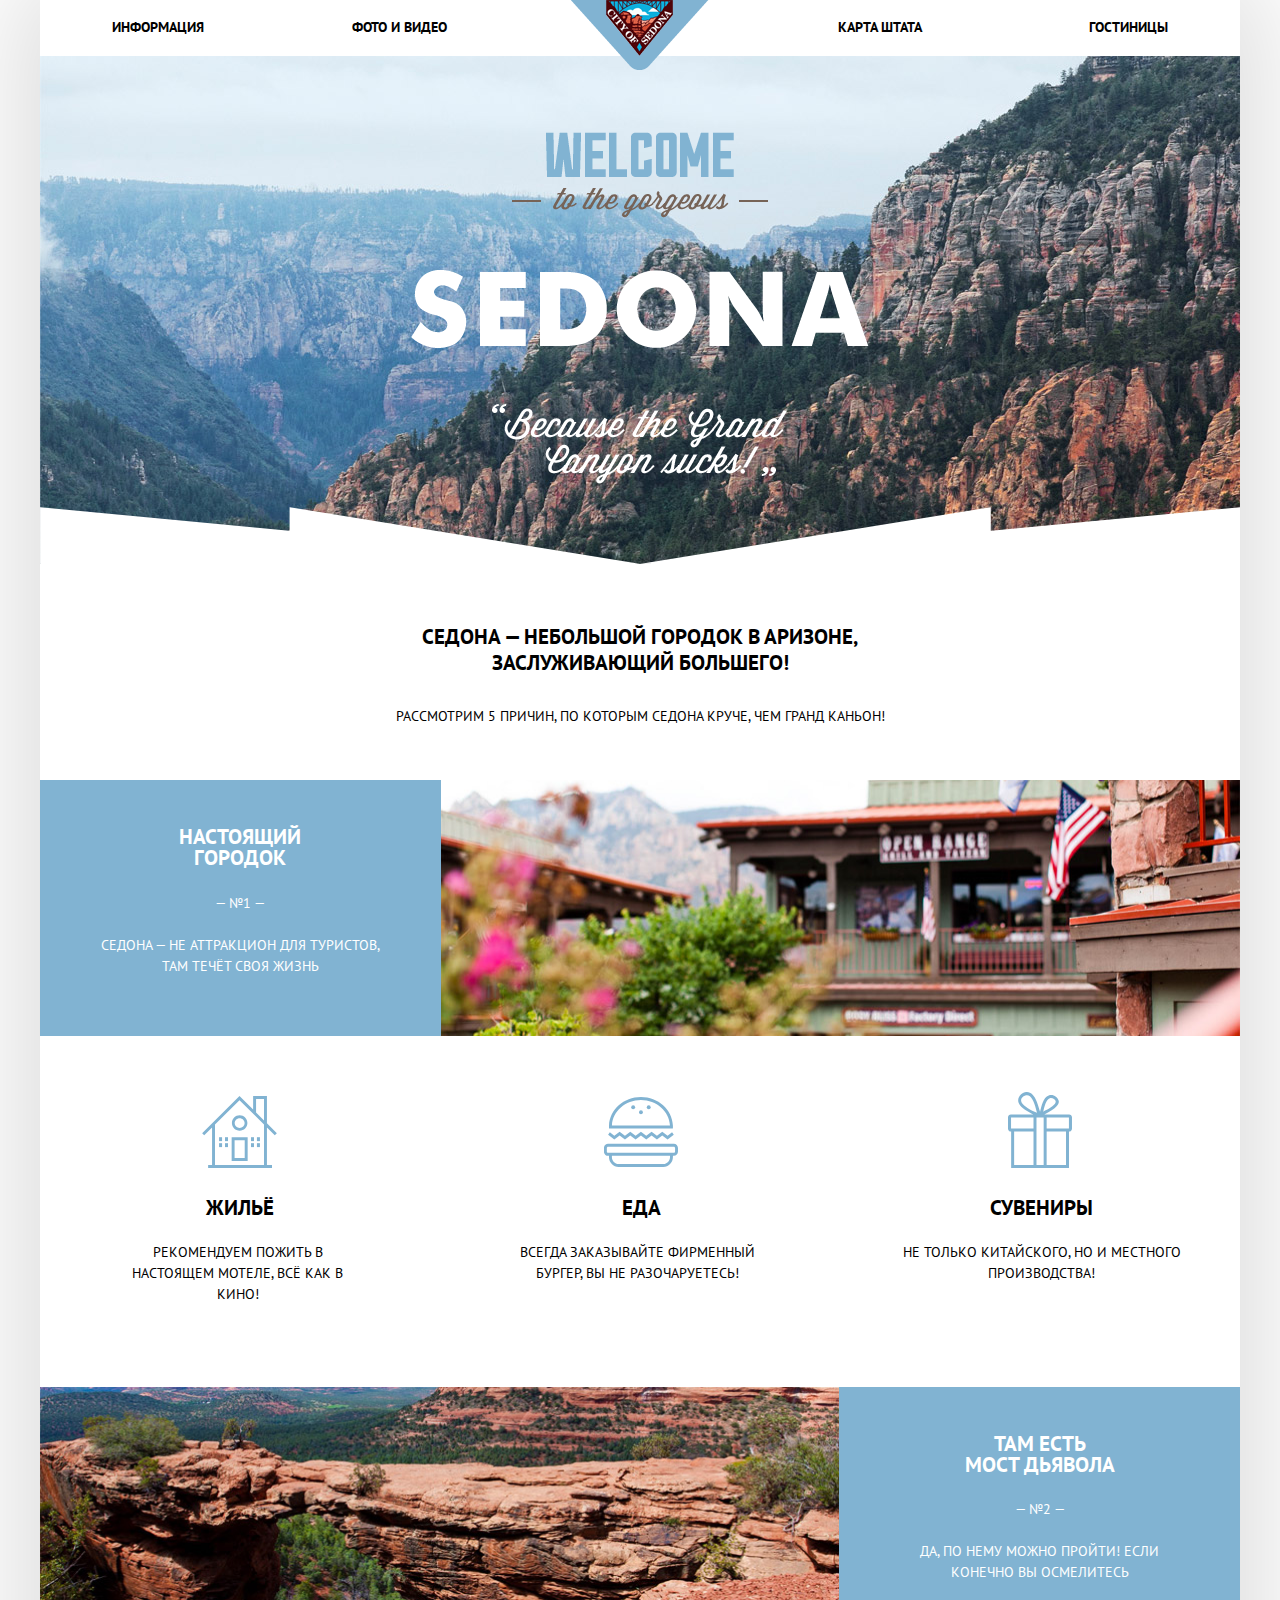
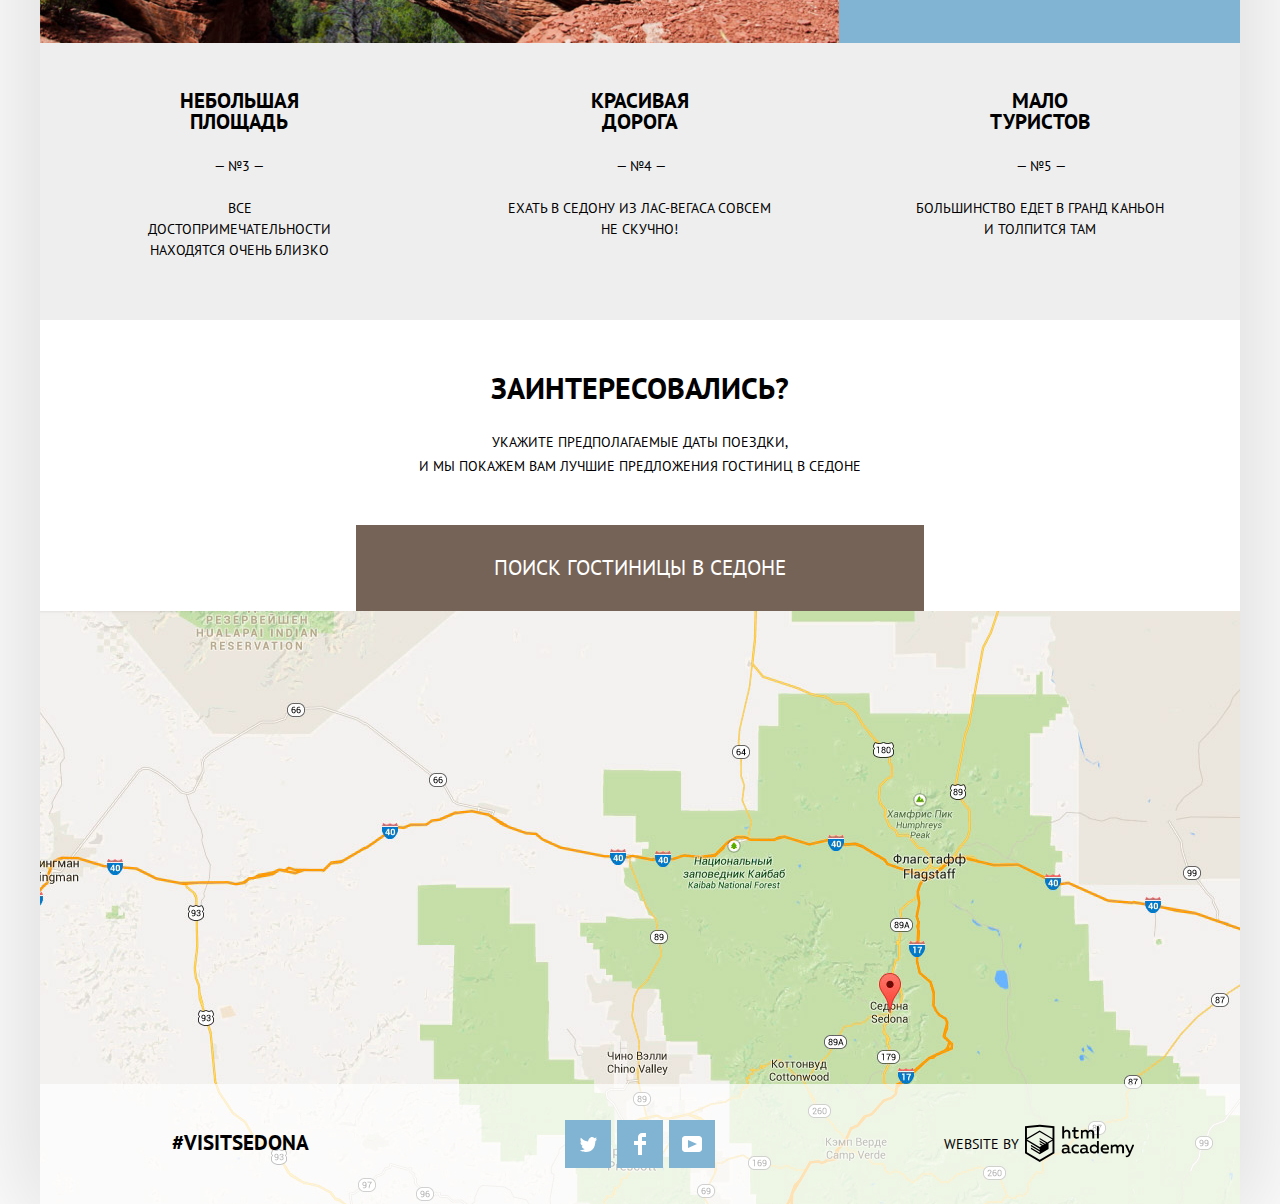
<file: index.html>
<!DOCTYPE html>
<html lang="ru">
  <head>
    <meta charset="utf-8">
    <title>HTML Academy: Sedona</title>
    <link href="https://fonts.googleapis.com/css?family=PT+Sans:400,700&amp;subset=cyrillic" rel="stylesheet">
    <link href="css/normalize.css" rel="stylesheet">
    <link href="css/style.min.css" rel="stylesheet">
  </head>
  <body>
    <div class="fixed-width-site">
      <header class="main-header main-header-image">
        <nav class="main-navigation">
          <ul class="site-navigation">
            <li class="site-navigation-item site-navigation-item-one">
              <a class="site-navigation-link" href="#">Информация</a>
            </li>
            <li class="site-navigation-item site-navigation-item-two">
              <a class="site-navigation-link" href="#">Фото и видео</a>
            </li>
            <li class="site-navigation-item site-navigation-item-three">
              <a class="site-navigation-link" href="#">Карта штата</a>
            </li>
            <li class="site-navigation-item site-navigation-item-four">
              <a class="site-navigation-link" href="hotels.html">Гостиницы</a>
            </li>
          </ul>
          <div class="site-logo-image">
            <a class="site-logo-link">
              <img class="site-logo" src="img/logo.png" width="138" height="70" alt="Логотип">
            </a>
          </div>
        </nav>
      </header>
      <main class="container">
        <h1 class="visually-hidden">Sedona</h1>
        <section class="about-sedona">
          <div class="about-sedona-text-block">
            <b class="about-sedona-caption-text">Седона — небольшой городок в Аризоне, заслуживающий большего!</b>
            <p class="advantages-sedona-text">Рассмотрим 5 причин, по которым Седона круче, чем гранд каньон!</p>
          </div>
          <ul class="about-sedona-advantages">
            <li class="about-sedona-advantages-item about-sedona-with-image about-sedona-image-one">
              <div class="blue-block blue-block-one">
                <h2 class="about-sedona-caption-one about-sedona-caption-white">Настоящий городок</h2>
                <p class="sedona-text-number-one">— №1 —</p>
                <p class="about-sedona-text-one">Седона — не аттракцион для туристов, там течёт своя жизнь</p>
              </div>
            </li>
            <li class="about-sedona-advantages-item">
              <ul class="housing-food-souvenirs-list">
                <li class="about-sedona-advantages-item about-sedona-advantages-housing">
                  <h2 class="about-sedona-caption-housing">Жильё</h2>
                  <p class="about-sedona-text-housing">Рекомендуем пожить в настоящем мотеле, всё как в кино!</p>
                </li>
                <li class="about-sedona-advantages-item about-sedona-advantages-food">
                  <h2 class="about-sedona-caption-food">Еда</h2>
                  <p class="about-sedona-text-food">Всегда заказывайте фирменный бургер, вы не разочаруетесь!</p>
                </li>
               <li class="about-sedona-advantages-item about-sedona-advantages-souvenirs">
                 <h2 class="about-sedona-caption-souvenirs">Сувениры</h2>
                 <p class="about-sedona-text-souvenirs">Не только китайского, но и местного производства!</p>
               </li>
             </ul>
           </li>
           <li class="about-sedona-advantages-item about-sedona-with-image about-sedona-image-two">
             <div class="blue-block blue-block-two">
               <h2 class="about-sedona-caption-two about-sedona-caption-white">Там есть<br> Мост дьявола</h2>
               <p class="sedona-text-number-two">— №2 —</p>
               <p class="about-sedona-text-two">Да, по нему можно пройти! Если конечно вы осмелитесь</p>
             </div>
           </li>
           <li class="about-sedona-advantages-item">
             <ul class="about-sedona-advantages-part">
               <li class="about-sedona-advantages-item-three">
                 <h2 class="about-sedona-caption-three">Небольшая площадь</h2>
                 <p class="sedona-text-number-three">— №3 —</p>
                 <p class="about-sedona-text-three">Все достопримечательности находятся очень близко</p>
                </li>
                <li class="about-sedona-advantages-item-four">
                  <h2 class="about-sedona-caption-four">Красивая дорога</h2>
                  <p class="sedona-text-number-four">— №4 —</p>
                  <p class="about-sedona-text-four">Ехать в Седону из Лас-Вегаса совсем не скучно!</p>
                </li>
                <li class="about-sedona-advantages-item-five">
                  <h2 class="about-sedona-caption-five">Мало туристов</h2>
                  <p class="sedona-text-number-five">— №5 —</p>
                  <p class="about-sedona-text-five">Большинство едет в гранд каньон и толпится там</p>
                </li>
              </ul>
            </li>
          </ul>
        </section>
        <section class="hotel-search-sedona">
          <b class="search-caption">Заинтересовались?</b>
          <p class="search-text">Укажите предполагаемые даты поездки,<br>
            и мы покажем вам лучшие предложения гостиниц в седоне
          </p>
          <div class="hotel-search-form">
            <a class="hotel-search hotel-search-close" href="search.html">
                <p class="hotel-search-text">Поиск гостиницы в Седоне</p>
            </a>
            <div class="search-form">
              <form action="https://echo.htmlacademy.ru" method="get">
                <div class="arrival-departure-date  arrival-departure-one">
                  <label class="arrival-departure-date-name .arrival-date-name" for="date-arrival">Дата заезда:</label>
                  <input class="arrival-departure-form-one" type="text" name="date" id="date-arrival" value="24 апреля 2017">
                  <svg class="calendar-one" version="1.1" id="calendar-one" xmlns="http://www.w3.org/2000/svg" xmlns:xlink="http://www.w3.org/1999/xlink" x="0px" y="0px"
                      	width="21px" height="22px" viewbox="0 0 21 22" enable-background="new 0 0 21 22" xml:space="preserve">
                  <g id="calendar-one-form">
                    <path d="M19.251,2.025h-2.845V0.648c0-0.381-0.294-0.689-0.656-0.689c-0.363,0-0.656,0.308-0.656,0.689v1.377h-3.938V0.648
                      	c0-0.381-0.294-0.689-0.655-0.689c-0.363,0-0.657,0.308-0.657,0.689v1.377H5.906V0.648c0-0.381-0.294-0.689-0.656-0.689
                      	c-0.363,0-0.657,0.308-0.657,0.689v1.377H1.75C0.784,2.025,0,2.847,0,3.862v16.302C0,21.179,0.784,22,1.75,22h17.501
                      	C20.217,22,21,21.179,21,20.164V3.862C21,2.847,20.217,2.025,19.251,2.025z M19.688,20.164c0,0.253-0.195,0.459-0.437,0.459H1.75
                      	c-0.241,0-0.438-0.206-0.438-0.459V3.862c0-0.253,0.196-0.459,0.438-0.459h2.844v1.378c0,0.381,0.294,0.689,0.657,0.689
                      	c0.362,0,0.656-0.308,0.656-0.689V3.403h3.938v1.378c0,0.381,0.294,0.689,0.657,0.689c0.361,0,0.655-0.308,0.655-0.689V3.403h3.938
                      	v1.378c0,0.381,0.293,0.689,0.656,0.689c0.362,0,0.656-0.308,0.656-0.689V3.403h2.845c0.241,0,0.437,0.206,0.437,0.459V20.164z"/>
                    <rect x="4.594" y="8.225" width="2.625" height="2.066"/>
                    <rect x="4.594" y="11.668" width="2.625" height="2.067"/>
                    <rect x="4.594" y="15.112" width="2.625" height="2.066"/>
                    <rect x="9.188" y="15.112" width="2.625" height="2.066"/>
                    <rect x="9.188" y="11.668" width="2.625" height="2.067"/>
                    <rect x="9.188" y="8.225" width="2.625" height="2.066"/>
                    <rect x="13.781" y="15.112" width="2.625" height="2.066"/>
                    <rect x="13.781" y="11.668" width="2.625" height="2.067"/>
                    <rect x="13.781" y="8.225" width="2.625" height="2.066"/>
                  </g>
                  </svg>
                </div>
                <div class="arrival-departure-date arrival-departure-two">
                  <label class="arrival-departure-date-name .departure-date-name" for="date-departure">Дата выезда:</label>
                  <input class="arrival-departure-form-two" type="text" name="date" id="date-departure" value="4 июля 2017">
                  <svg class="calendar-two" version="1.1" id="calendar-two" xmlns="http://www.w3.org/2000/svg" xmlns:xlink="http://www.w3.org/1999/xlink" x="0px" y="0px"
                      width="21px" height="22px" viewbox="0 0 21 22" enable-background="new 0 0 21 22" xml:space="preserve">
                  <g id="calendar-two-form">
                    <path d="M19.251,2.025h-2.845V0.648c0-0.381-0.294-0.689-0.656-0.689c-0.363,0-0.656,0.308-0.656,0.689v1.377h-3.938V0.648
                      c0-0.381-0.294-0.689-0.655-0.689c-0.363,0-0.657,0.308-0.657,0.689v1.377H5.906V0.648c0-0.381-0.294-0.689-0.656-0.689
                      c-0.363,0-0.657,0.308-0.657,0.689v1.377H1.75C0.784,2.025,0,2.847,0,3.862v16.302C0,21.179,0.784,22,1.75,22h17.501
                      C20.217,22,21,21.179,21,20.164V3.862C21,2.847,20.217,2.025,19.251,2.025z M19.688,20.164c0,0.253-0.195,0.459-0.437,0.459H1.75
                      c-0.241,0-0.438-0.206-0.438-0.459V3.862c0-0.253,0.196-0.459,0.438-0.459h2.844v1.378c0,0.381,0.294,0.689,0.657,0.689
                      c0.362,0,0.656-0.308,0.656-0.689V3.403h3.938v1.378c0,0.381,0.294,0.689,0.657,0.689c0.361,0,0.655-0.308,0.655-0.689V3.403h3.938
                      v1.378c0,0.381,0.293,0.689,0.656,0.689c0.362,0,0.656-0.308,0.656-0.689V3.403h2.845c0.241,0,0.437,0.206,0.437,0.459V20.164z"/>
                    <rect x="4.594" y="8.225" width="2.625" height="2.066"/>
                    <rect x="4.594" y="11.668" width="2.625" height="2.067"/>
                    <rect x="4.594" y="15.112" width="2.625" height="2.066"/>
                    <rect x="9.188" y="15.112" width="2.625" height="2.066"/>
                    <rect x="9.188" y="11.668" width="2.625" height="2.067"/>
                    <rect x="9.188" y="8.225" width="2.625" height="2.066"/>
                    <rect x="13.781" y="15.112" width="2.625" height="2.066"/>
                    <rect x="13.781" y="11.668" width="2.625" height="2.067"/>
                    <rect x="13.781" y="8.225" width="2.625" height="2.066"/>
                  </g>
                  </svg>
                </div>
                <div class="people-numbers">
                  <div class="grown-people-numbers">
                    <p class="form-text form-text-grown">Взрослые:</p>
                    <button class="btn-minus">Уменьшение</button>
                    <input class="number-visitors" type="number" value="2">
                    <button class="btn-plus">Увеличение</button>
                  </div>
                  <div class="children-people-numbers">
                    <p class="form-text form-text-children">Дети:</p>
                    <button class="btn-minus">Уменьшение</button>
                    <input class="number-visitors" type="number" value="0">
                    <button class="btn-plus">Увеличение</button>
                  </div>
                </div>
                <button class="to-find-button" type="submit">Найти</button>
              </form>
            </div>
          </div>
        </section>
      </main>
      <footer class="sedona-footer">
        <div class="map-sedona">
          <iframe class="map-frame map-block-map-frame" src="https://www.google.com/maps/embed?pb=!1m18!1m12!1m3!1d534544.7044635367!2d-111.65886954087706!3d35.02978944687563!2m3!1f0!2f0!3f0!3m2!1i1024!2i768!4f13.1!3m3!1m2!1s0x872da132f942b00d%3A0x5548c523fa6c8efd!2z0KHQtdC00L7QvdCwLCDQkNGA0LjQt9C-0L3QsCA4NjMzNiwg0KHQqNCQ!5e0!3m2!1sru!2sru!4v1491940659501" style="border:0" allowfullscreen></iframe>
        </div>
        <div class="footer-block footer-block-index">
          <div class="tag-search-internet-text">
            <p class="tag-search-text">#visitSEDONA</p>
          </div>
          <div class="social-button">
            <ul class="social-list">
              <li class="social-item">
                <a class="social-link-twitter" href="#">
                  <svg class="social-twitter" version="1.1" id="twitter" xmlns="http://www.w3.org/2000/svg" xmlns:xlink="http://www.w3.org/1999/xlink" x="0px" y="0px"
                      width="17px" height="15px" viewbox="0 0 17 15" enable-background="new 0 0 17 15" xml:space="preserve">
                  <g id="W6EeEF_1_">
                    <g>
                      <path d="M10.95,0.144c1.685-0.496,2.984,0.27,3.577,1.179c0.673-0.231,1.331-0.481,2.011-0.708
                       c-0.004,0.861-0.522,1.513-0.857,1.768c0.685,0.17,1.304-0.491,1.304-0.491c-0.169,1-1.006,1.788-1.563,2.024
                       c-0.231,6.75-3.175,11.217-10.077,11.082c-0.522,0,0.075,0-0.446,0c-0.41,0-4.164-0.46-4.898-1.887
                       c2.271,0.196,3.893-0.422,4.693-1.177c-0.96-0.3-2.679-0.477-2.979-2.95C2.064,9.09,2.279,9.212,2.905,9.103
                       C1.705,8.247,0.374,7.53,0.448,5.33c0.285,0.328,1.067,0.536,1.34,0.472c-0.703-0.241-1.97-3.36-0.894-4.952
                       c1.818,1.854,3.735,3.606,7.152,3.773C8.254,2.33,9.183,0.793,10.95,0.144z"/>
                    </g>
                  </g>
                  </svg>
                  <span class="visually-hidden">Твиттер</span>
                </a>
              </li>
              <li class="social-item">
                <a class="social-link-fb" href="#">
                  <svg class="social-fb" version="1.1" id="fb" xmlns="http://www.w3.org/2000/svg" xmlns:xlink="http://www.w3.org/1999/xlink" x="0px" y="0px"
                     width="12px" height="22px" viewbox="0 0 12 22" enable-background="new 0 0 12 22" xml:space="preserve">
                  <path d="M12,4V0H8C5.791,0,4,1.791,4,4v4H0v4h4v10h4V12h4V8H8V4H12z"/>
                  </svg>
                  <span class="visually-hidden">Фэйсбук</span>
                </a>
              </li>
              <li class="social-item">
                <a class="social-link-youtube" href="#">
                  <svg class="social-youtb" version="1.1" id="youtb" xmlns="http://www.w3.org/2000/svg" xmlns:xlink="http://www.w3.org/1999/xlink" x="0px" y="0px"
                     width="20px" height="16px" viewbox="0 0 20 16" enable-background="new 0 0 20 16" xml:space="preserve">
                  <path d="M17,0H3C1.35,0,0,1.35,0,3v10c0,1.65,1.35,3,3,3h14c1.65,0,3-1.35,3-3V3C20,1.35,18.65,0,17,0z
                     M6.027,11.998V4.002L15.014,8L6.027,11.998z"/>
                  </svg>
                  <span class="visually-hidden">Ютуб</span>
                </a>
              </li>
            </ul>
          </div>
          <div class="developer-site">
            <a class="developer-site-link" href="https://htmlacademy.ru/intensive/htmlcss">
              <p class="developer-text">Website by</p>
              <svg class="developer-logo" width="115" height="41" xmlns="http://www.w3.org/2000/svg" viewbox="0 0 113 39"><title>logo_name</title><path d="M401.93,351.51a2.07,2.07,0,0,0,.58-0.11v1.4a3.41,3.41,0,0,1-1.24.22,1.75,1.75,0,0,1-1.75-1,5.08,5.08,0,0,1-3.3,1.13c-1.59,0-3.06-.87-3.06-2.68,0-2.24,2.08-2.93,3.9-2.93a11.63,11.63,0,0,1,2.28.26v-0.31c0-1.09-.8-1.86-2.3-1.86a7.79,7.79,0,0,0-3.15.67v-1.79a10.72,10.72,0,0,1,3.35-.58c2.48,0,4,1.18,4,3.83v3.14A0.57,0.57,0,0,0,401.93,351.51Zm-6.76-1.19a1.42,1.42,0,0,0,1.64,1.29,3.56,3.56,0,0,0,2.53-1V349.1a10.21,10.21,0,0,0-1.9-.22C396.34,348.89,395.17,349.23,395.17,350.33Z" transform="translate(-355.09 -323.29)"/><path d="M408.15,343.91a5.29,5.29,0,0,1,2.7.67v1.79a4.28,4.28,0,0,0-2.42-.73,2.89,2.89,0,1,0,0,5.76,5.26,5.26,0,0,0,2.55-.67v1.8a6.58,6.58,0,0,1-2.9.6,4.42,4.42,0,0,1-4.72-4.54A4.54,4.54,0,0,1,408.15,343.91Z" transform="translate(-355.09 -323.29)"/><path d="M420.93,351.51a2.07,2.07,0,0,0,.58-0.11v1.4a3.41,3.41,0,0,1-1.24.22,1.75,1.75,0,0,1-1.75-1,5.08,5.08,0,0,1-3.3,1.13c-1.59,0-3.06-.87-3.06-2.68,0-2.24,2.08-2.93,3.9-2.93a11.63,11.63,0,0,1,2.28.26v-0.31c0-1.09-.8-1.86-2.3-1.86a7.79,7.79,0,0,0-3.15.67v-1.79a10.72,10.72,0,0,1,3.35-.58c2.48,0,4,1.18,4,3.83v3.14A0.57,0.57,0,0,0,420.93,351.51Zm-6.76-1.19a1.42,1.42,0,0,0,1.64,1.29,3.56,3.56,0,0,0,2.53-1V349.1a10.21,10.21,0,0,0-1.9-.22C415.33,348.89,414.17,349.23,414.17,350.33Z" transform="translate(-355.09 -323.29)"/><path d="M431.76,340.14V352.9H430v-1.39a4.07,4.07,0,0,1-3.35,1.62,4.62,4.62,0,0,1,0-9.22,4,4,0,0,1,3.15,1.37v-5.14h2ZM427,345.62a2.9,2.9,0,0,0,0,5.8,3,3,0,0,0,2.79-1.84v-2.13A3.06,3.06,0,0,0,427,345.62Z" transform="translate(-355.09 -323.29)"/><path d="M438.08,343.91c3.48,0,4.68,2.81,4.12,5.34h-6.58c0.22,1.57,1.75,2.22,3.35,2.22a6.41,6.41,0,0,0,2.77-.62v1.68a7.5,7.5,0,0,1-3.14.6c-2.68,0-5-1.53-5-4.61A4.39,4.39,0,0,1,438.08,343.91Zm0.09,1.62a2.39,2.39,0,0,0-2.57,2.26h4.85A2.06,2.06,0,0,0,438.17,345.53Z" transform="translate(-355.09 -323.29)"/><path d="M444.19,352.9v-8.75h1.73v1.09a4,4,0,0,1,2.92-1.33,3,3,0,0,1,2.73,1.4,4.33,4.33,0,0,1,3.06-1.4,3.21,3.21,0,0,1,3.32,3.52v5.47h-2v-5.41a1.67,1.67,0,0,0-1.73-1.84,2.94,2.94,0,0,0-2.17,1.18c0,0.2,0,.4,0,0.6v5.47h-2v-5.41a1.67,1.67,0,0,0-1.73-1.84,3.11,3.11,0,0,0-2.32,1.35v5.91h-2Z" transform="translate(-355.09 -323.29)"/><path d="M466.56,344.15h2l-4.1,9.93c-0.95,2.28-2.19,3-3.52,3a5,5,0,0,1-1.15-.15v-1.66a3,3,0,0,0,.89.13c0.95,0,1.66-.67,2.17-2l0.18-.44-4.16-8.82H461l3,6.6Z" transform="translate(-355.09 -323.29)"/><path d="M395.75,324.82v5a4,4,0,0,1,2.83-1.2,3.41,3.41,0,0,1,3.61,3.57v5.41h-2v-5.16a1.9,1.9,0,0,0-2-2.1,3.08,3.08,0,0,0-2.44,1.46v5.8h-2V324.82h2Z" transform="translate(-355.09 -323.29)"/><path d="M407.52,325.71v3.12h3.17v1.71h-3.17v4c0,1.15.53,1.53,1.66,1.53a4.71,4.71,0,0,0,1.77-.35v1.68a7.14,7.14,0,0,1-2.35.38,2.68,2.68,0,0,1-3-2.88v-4.38H404v-1.71h1.57v-2.64Z" transform="translate(-355.09 -323.29)"/><path d="M413.19,337.58v-8.75h1.73v1.09a4,4,0,0,1,2.92-1.33,3,3,0,0,1,2.73,1.4,4.33,4.33,0,0,1,3.06-1.4,3.21,3.21,0,0,1,3.32,3.52v5.47h-2v-5.41a1.67,1.67,0,0,0-1.73-1.84,2.94,2.94,0,0,0-2.17,1.18c0,0.2,0,.4,0,0.6v5.47h-2v-5.41a1.67,1.67,0,0,0-1.73-1.84,3.11,3.11,0,0,0-2.32,1.35v5.91h-2Z" transform="translate(-355.09 -323.29)"/><rect x="74.72" y="1.52" width="1.95" height="12.76"/><path d="M370.53,323.31l-0.16,0-15.28,1.6v28L370.37,362l15.28-9.09v-28Zm13.12,28.45-13.28,7.9-13.28-7.9V340.28l13.22,7.87,0,1.43-9.07-5.4v1.38l9.11,5.47,0,1.46-9.1-5.42v1.38l9.11,5.47h0l9.19-5.5v-1.39h0v-4.52l4.1-2.45v11.67Zm0-13.16L380,340.74h0l-1.68,1-8-4.76v1.38l6.84,4.07-0.06,0-0.15.09-1,.57-5.64-3.36v1.38l4.45,2.65-1.05.7,0,0-3.36-2v1.38l2.21,1.3-2.25,1.35-13.16-7.82,13.17-7.92h0Zm0-1.39-13.35-7.87h0l-13.2,7.86v-10.5l13.28-1.39,13.28,1.39v10.51Z" transform="translate(-355.09 -323.29)"/></svg>
            </a>
          </div>
        </div>
      </footer>
    </div>
    <script src="js/script.min.js"></script>
  </body>
</html>
</file>
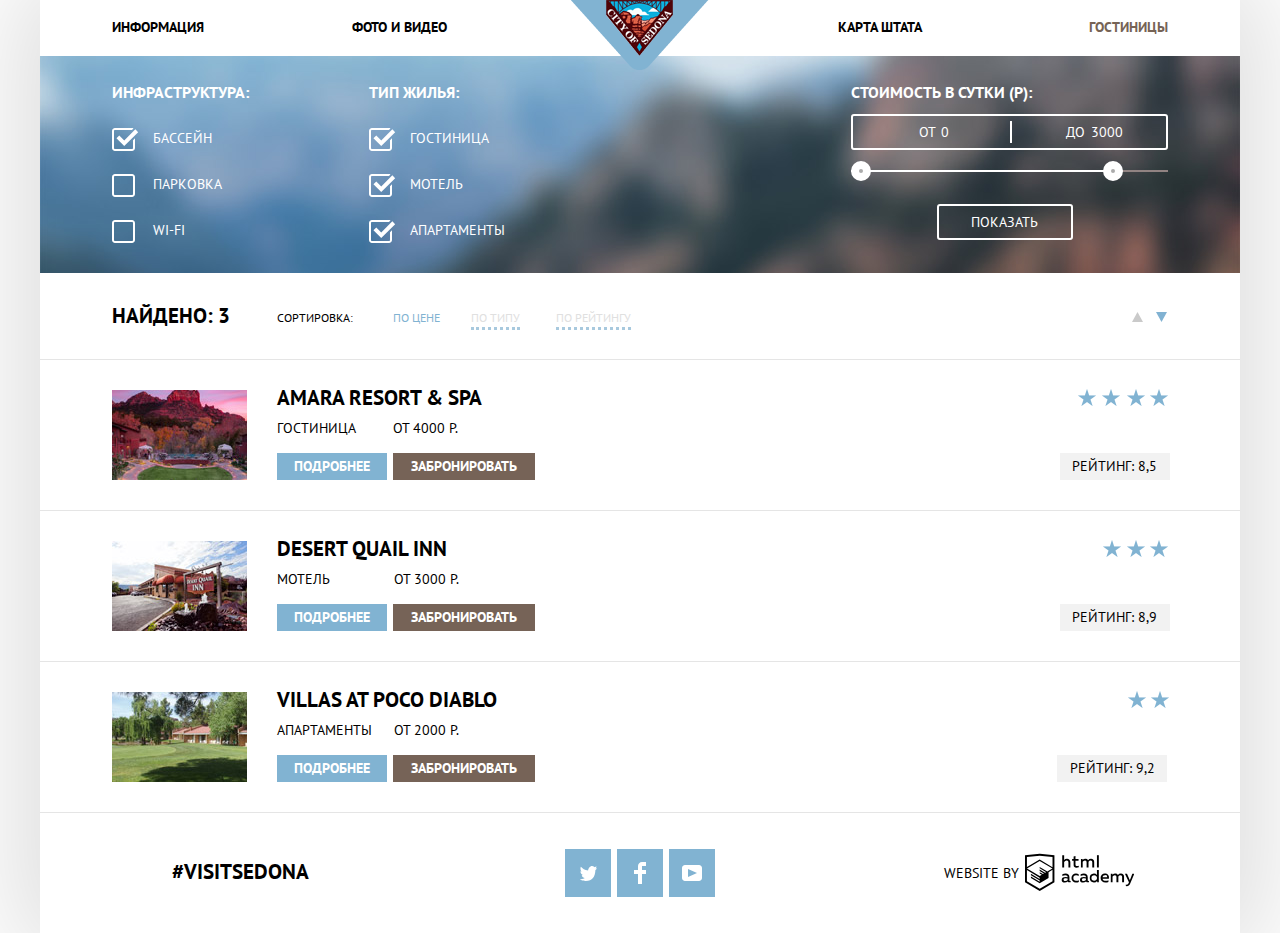
<file: hotels.html>
<!DOCTYPE html>
<html lang="ru">
  <head>
    <meta charset="utf-8">
    <title>HTML Academy: Sedona</title>
    <link href="https://fonts.googleapis.com/css?family=PT+Sans:400,700&amp;subset=cyrillic" rel="stylesheet">
    <link href="css/normalize.css" rel="stylesheet">
    <link href="css/style.min.css" rel="stylesheet">
  </head>
  <body>
    <div class="fixed-width-site">
      <header class="main-header">
        <nav class="main-navigation">
          <ul class="site-navigation">
            <li class="site-navigation-item site-navigation-item-one">
              <a class="site-navigation-link" href="#">Информация</a>
            </li>
            <li class="site-navigation-item site-navigation-item-two">
              <a class="site-navigation-link" href="#">Фото и видео</a>
            </li>
            <li class="site-navigation-item site-navigation-item-three">
              <a class="site-navigation-link" href="#">Карта штата</a>
            </li>
            <li class="site-navigation-item site-navigation-item-four">
              <a class="site-navigation-link site-navigation-link-current" href="#">Гостиницы</a>
            </li>
          </ul>
          <div class="site-logo-image">
            <a class="site-logo-link" href="index.html">
              <img class="site-logo" src="img/logo.png" width="138" height="70" alt="Логотип">
            </a>
          </div>
        </nav>
      </header>
      <main class="container">
        <section class="filter-block">
          <h1 class="filter-caption visually-hidden">Фильтр поиска:</h1>
          <form action="#" method="post">
            <div class="infrastructure-housing-price">
              <div class="infrastructure-hostels">
                <h2 class="caption-section">Инфраструктура:</h2>
                <div class="checkbox-container checkbox-container-infrastructure">
                  <input class="checkbox-input visually-hidden" type="checkbox" checked name="swimming-pool" id="swimming-pool">
                  <label class="label-text label-text-one" for="swimming-pool">Бассейн</label>
                </div>
                <div class="checkbox-container checkbox-container-infrastructure">
                  <input class="checkbox-input visually-hidden" type="checkbox" name="parking-place" id="parking-place">
                  <label class="label-text label-text-one" for="parking-place">Парковка</label>
                </div>
                <div class="checkbox-container checkbox-container-infrastructure">
                  <input class="checkbox-input visually-hidden" type="checkbox" name="wi-fi" id="wi-fi">
                  <label class="label-text label-text-one" for="wi-fi">Wi-fi</label>
                </div>
              </div>
              <div class="type-housing">
                <h2 class="caption-section">Тип жилья:</h2>
                <div class="checkbox-container checkbox-container-type-housing">
                  <input class="checkbox-input visually-hidden" type="checkbox" checked name="housing-hotel" id="housing-hotel">
                  <label class="label-text label-text-two" for="housing-hotel">Гостиница</label>
                </div>
                <div class="checkbox-container checkbox-container-type-housing">
                  <input class="checkbox-input visually-hidden" type="checkbox" checked name="housing-motel" id="housing-motel">
                  <label class="label-text label-text-two" for="housing-motel">Мотель</label>
                </div>
                <div class="checkbox-container checkbox-container-type-housing">
                  <input class="checkbox-input visually-hidden" type="checkbox" checked name="housing-apartments" id="housing-apartments">
                  <label class="label-text label-text-two" for="housing-apartments">Апартаменты</label>
                </div>
              </div>
              <div class="cost-per-day-range">
                <h2 class="caption-section">Стоимость в сутки (Р):</h2>
                <div class="price-controls">
                  <label class="min-price">от
                    <input class="form-price form-price-one" type="text" name="min-price" value="0">
                  </label>
                  <label class="max-price">до
                    <input class="form-price form-price-two" type="text" name="max-price" value="3000">
                  </label>
                </div>
                <div class="range-controls">
                  <div class="scale">
                    <div class="bar"></div>
                  </div>
                  <div class="range-toggle range-toggle-min"></div>
                  <div class="range-toggle range-toggle-max"></div>
                </div>
                <button class="btn-transparent" type="submit">Показать</button>
              </div>
            </div>
          </form>
        </section>
        <div class="result-sorting">
          <p class="search-results">Найдено: 3</p>
          <div class="sorting-block">
            <h3 class="sorting-caption">Сортировка:</h3>
            <ul class="sorting-list">
              <li class="sorting-item sorting-price">
                <a class="sorting-item-link sorting-item-link-current" href="#">По цене</a>
              </li>
              <li class="sorting-item sorting-type">
                <a class="sorting-item-link" href="#">По типу</a>
              </li>
              <li class="sorting-item sorting-rating">
                <a class="sorting-item-link" href="#">По рейтингу</a>
              </li>
              <li class="sorting-item sorting-arrow-top">
                <a class="sorting-item-link" href="#">
                  <svg class="sorting-arrow" version="1.1" id="arrow-top" xmlns="http://www.w3.org/2000/svg" xmlns:xlink="http://www.w3.org/1999/xlink" x="0px" y="0px"
                	  width="11px" height="10px" viewbox="0 0 11 10" enable-background="new 0 0 11 10" xml:space="preserve">
                   <polygon fill="#cacaca" points="5.5,0 0,10 11,10 "/>
                  </svg>
                  <span class="visually-hidden">По возрастанию</span>
                </a>
              </li>
              <li class="sorting-item  sorting-arrow-bottom">
                <a class="sorting-item-link" href="#">
                  <svg class="sorting-arrow sorting-arrow-current" version="1.1" id="arrow-bottom" xmlns="http://www.w3.org/2000/svg" xmlns:xlink="http://www.w3.org/1999/xlink" x="0px" y="0px"
                	   width="11px" height="10px" viewbox="0 0 11 10" enable-background="new 0 0 11 10" xml:space="preserve">
                  <polyline fill="#81b2d2" points="5.5,10 0,0 11,0 "/>
                  </svg>
                  <span class="visually-hidden">По убыванию</span>
                </a>
              </li>
            </ul>
          </div>
        </div>
        <section class="hotels-found">
          <h2 class="hotels-found-caption visually-hidden">Найденные гостиницы</h2>
          <article class="hotels-found-one">
            <img class="photo-housing-one" src="img/amara.jpg" width="135" height="90" alt="Amara Resort & Spa">
            <div class="about-housing">
              <a class="name-housing-link" href="#">
                <h2 class="name-housing">Amara Resort & Spa</h2>
              </a>
              <div class="type-price">
                <div class="type-housing-text-one">Гостиница</div>
                <div class="price-housing-text">От 4000 Р.</div>
              </div>
              <div class="more-info-book-it">
                <a class="more-info-button" href="#">Подробнее</a>
                <a class="book-it-button" href="#">Забронировать</a>
              </div>
            </div>
            <div class="rating-housing rating-housing-one">
              <div class="stars-rating stars-rating-one">
                <img class="stars-rating-image" src="img/stars-four.png" width="90" height="17" alt="4 звезды">
              </div>
              <p class="rating-score-text">Рейтинг: 8,5</p>
            </div>
          </article>
          <article class="hotels-found-two">
            <img class="photo-housing-two" src="img/desert.jpg" width="135" height="90" alt="Desert Quail Inn">
            <div class="about-housing">
              <a class="name-housing-link" href="#">
                <h2 class="name-housing">Desert Quail Inn</h2>
              </a>
              <div class="type-price">
                <div class="type-housing-text-two">Мотель</div>
                <div class="price-housing-text">От 3000 Р.</div>
              </div>
              <div class="more-info-book-it">
                <a class="more-info-button" href="#">Подробнее</a>
                <a class="book-it-button" href="#">Забронировать</a>
              </div>
            </div>
            <div class="rating-housing rating-housing-two">
              <div class="stars-rating stars-rating-two">
                <img class="stars-rating-image" src="img/stars-three.png" width="65" height="17" alt="3 звезды">
              </div>
              <p class="rating-score-text">Рейтинг: 8,9</p>
            </div>
          </article>
          <article class="hotels-found-three">
            <img class="photo-housing-three" src="img/villas.jpg" width="135" height="90" alt="Villas at Poco Diablo">
            <div class="about-housing">
              <a class="name-housing-link" href="#">
                <h2 class="name-housing">Villas at Poco Diablo</h2>
              </a>
              <div class="type-price">
                <div class="type-housing-text-three">Апартаменты</div>
                <div class="price-housing-text">От 2000 Р.</div>
              </div>
              <div class="more-info-book-it">
                <a class="more-info-button" href="#">Подробнее</a>
                <a class="book-it-button" href="#">Забронировать</a>
              </div>
            </div>
            <div class="rating-housing rating-housing-three">
              <div class="stars-rating stars-rating-three">
                <img class="stars-rating-image" src="img/stars-two.png" width="41" height="17" alt="2 звезды">
              </div>
              <p class="rating-score-text">Рейтинг: 9,2</p>
            </div>
          </article>
        </section>
      </main>
      <footer class="sedona-footer-hotels">
        <div class="tag-search-internet-text">
          <p class="tag-search-text">#visitSEDONA</p>
        </div>
        <div class="social-button">
          <ul class="social-list">
            <li class="social-item">
              <a class="social-link-twitter" href="#">
                <svg class="social-twitter" version="1.1" id="twitter" xmlns="http://www.w3.org/2000/svg" xmlns:xlink="http://www.w3.org/1999/xlink" x="0px" y="0px"
                  width="17px" height="15px" viewbox="0 0 17 15" enable-background="new 0 0 17 15" xml:space="preserve">
                <g id="W6EeEF_1_">
                 <g>
                   <path d="M10.95,0.144c1.685-0.496,2.984,0.27,3.577,1.179c0.673-0.231,1.331-0.481,2.011-0.708
                     c-0.004,0.861-0.522,1.513-0.857,1.768c0.685,0.17,1.304-0.491,1.304-0.491c-0.169,1-1.006,1.788-1.563,2.024
                     c-0.231,6.75-3.175,11.217-10.077,11.082c-0.522,0,0.075,0-0.446,0c-0.41,0-4.164-0.46-4.898-1.887
                     c2.271,0.196,3.893-0.422,4.693-1.177c-0.96-0.3-2.679-0.477-2.979-2.95C2.064,9.09,2.279,9.212,2.905,9.103
                     C1.705,8.247,0.374,7.53,0.448,5.33c0.285,0.328,1.067,0.536,1.34,0.472c-0.703-0.241-1.97-3.36-0.894-4.952
                     c1.818,1.854,3.735,3.606,7.152,3.773C8.254,2.33,9.183,0.793,10.95,0.144z"/>
                 </g>
                </g>
                </svg>
                <span class="visually-hidden">Твиттер</span>
              </a>
            </li>
            <li class="social-item">
              <a class="social-link-fb" href="#">
                <svg class="social-fb" version="1.1" id="fb" xmlns="http://www.w3.org/2000/svg" xmlns:xlink="http://www.w3.org/1999/xlink" x="0px" y="0px"
                  width="12px" height="22px" viewbox="0 0 12 22" enable-background="new 0 0 12 22" xml:space="preserve">
                <path d="M12,4V0H8C5.791,0,4,1.791,4,4v4H0v4h4v10h4V12h4V8H8V4H12z"/>
                </svg>
                <span class="visually-hidden">Фэйсбук</span>
              </a>
            </li>
            <li class="social-item">
              <a class="social-link-youtube" href="#">
                <svg class="social-youtb" version="1.1" id="youtb" xmlns="http://www.w3.org/2000/svg" xmlns:xlink="http://www.w3.org/1999/xlink" x="0px" y="0px"
                  width="20px" height="16px" viewbox="0 0 20 16" enable-background="new 0 0 20 16" xml:space="preserve">
                <path d="M17,0H3C1.35,0,0,1.35,0,3v10c0,1.65,1.35,3,3,3h14c1.65,0,3-1.35,3-3V3C20,1.35,18.65,0,17,0z
                  M6.027,11.998V4.002L15.014,8L6.027,11.998z"/>
                </svg>
                <span class="visually-hidden">Ютуб</span>
              </a>
            </li>
          </ul>
        </div>
        <div class="developer-site">
          <a class="developer-site-link" href="https://htmlacademy.ru/intensive/htmlcss">
            <p class="developer-text">Website by</p>
            <svg class="developer-logo" width="115" height="41" xmlns="http://www.w3.org/2000/svg" viewbox="0 0 113 39"><title>logo_name</title><path   d="M401.93,351.51a2.07,2.07,0,0,0,.58-0.11v1.4a3.41,3.41,0,0,1-1.24.22,1.75,1.75,0,0,1-1.75-1,5.08,5.08,0,0,1-3.3,1.13c-1.59,0-3.06-.87-3.06-2.68,0-2.24,2.08-2.93,3.9-2.93a11.63,11.63,0,0,1,2.28.26v-0.31c0-1.09-.8-1.86-2.3-1.86a7.79,7.79,0,0,0-3.15.67v-1.79a10.72,10.72,0,0,1,3.35-.58c2.48,0,4,1.18,4,3.83v3.14A0.57,0.57,0,0,0,401.93,351.51Zm-6.76-1.19a1.42,1.42,0,0,0,1.64,1.29,3.56,3.56,0,0,0,2.53-1V349.1a10.21,10.21,0,0,0-1.9-.22C396.34,348.89,395.17,349.23,395.17,350.33Z"   transform="translate(-355.09 -323.29)"/><path d="M408.15,343.91a5.29,5.29,0,0,1,2.7.67v1.79a4.28,4.28,0,0,0-2.42-.73,2.89,2.89,0,1,0,0,5.76,5.26,5.26,0,0,0,2.55-.67v1.8a6.58,6.58,0,0,1-2.9.6,4.42,4.42,0,0,1-4.72-4.54A4.54,4.54,0,0,1,408.15,343.91Z" transform="translate(-355.09 -323.29)"/><path   d="M420.93,351.51a2.07,2.07,0,0,0,.58-0.11v1.4a3.41,3.41,0,0,1-1.24.22,1.75,1.75,0,0,1-1.75-1,5.08,5.08,0,0,1-3.3,1.13c-1.59,0-3.06-.87-3.06-2.68,0-2.24,2.08-2.93,3.9-2.93a11.63,11.63,0,0,1,2.28.26v-0.31c0-1.09-.8-1.86-2.3-1.86a7.79,7.79,0,0,0-3.15.67v-1.79a10.72,10.72,0,0,1,3.35-.58c2.48,0,4,1.18,4,3.83v3.14A0.57,0.57,0,0,0,420.93,351.51Zm-6.76-1.19a1.42,1.42,0,0,0,1.64,1.29,3.56,3.56,0,0,0,2.53-1V349.1a10.21,10.21,0,0,0-1.9-.22C415.33,348.89,414.17,349.23,414.17,350.33Z"   transform="translate(-355.09 -323.29)"/><path d="M431.76,340.14V352.9H430v-1.39a4.07,4.07,0,0,1-3.35,1.62,4.62,4.62,0,0,1,0-9.22,4,4,0,0,1,3.15,1.37v-5.14h2ZM427,345.62a2.9,2.9,0,0,0,0,5.8,3,3,0,0,0,2.79-1.84v-2.13A3.06,3.06,0,0,0,427,345.62Z" transform="translate(-355.09 -323.29)"/><path   d="M438.08,343.91c3.48,0,4.68,2.81,4.12,5.34h-6.58c0.22,1.57,1.75,2.22,3.35,2.22a6.41,6.41,0,0,0,2.77-.62v1.68a7.5,7.5,0,0,1-3.14.6c-2.68,0-5-1.53-5-4.61A4.39,4.39,0,0,1,438.08,343.91Zm0.09,1.62a2.39,2.39,0,0,0-2.57,2.26h4.85A2.06,2.06,0,0,0,438.17,345.53Z" transform="translate(-355.09 -323.29)"/><path   d="M444.19,352.9v-8.75h1.73v1.09a4,4,0,0,1,2.92-1.33,3,3,0,0,1,2.73,1.4,4.33,4.33,0,0,1,3.06-1.4,3.21,3.21,0,0,1,3.32,3.52v5.47h-2v-5.41a1.67,1.67,0,0,0-1.73-1.84,2.94,2.94,0,0,0-2.17,1.18c0,0.2,0,.4,0,0.6v5.47h-2v-5.41a1.67,1.67,0,0,0-1.73-1.84,3.11,3.11,0,0,0-2.32,1.35v5.91h-2Z" transform="translate(-355.09 -323.29)"/><path d="M466.56,344.15h2l-4.1,9.93c-0.95,2.28-2.19,3-3.52,3a5,5,0,0,1-1.15-.15v-1.66a3,3,0,0,0,.89.13c0.95,0,1.66-.67,2.17-2l0.18-.44-4.16-8.82H461l3,6.6Z"   transform="translate(-355.09 -323.29)"/><path d="M395.75,324.82v5a4,4,0,0,1,2.83-1.2,3.41,3.41,0,0,1,3.61,3.57v5.41h-2v-5.16a1.9,1.9,0,0,0-2-2.1,3.08,3.08,0,0,0-2.44,1.46v5.8h-2V324.82h2Z" transform="translate(-355.09 -323.29)"/><path d="M407.52,325.71v3.12h3.17v1.71h-3.17v4c0,1.15.53,1.53,1.66,1.53a4.71,4.71,0,0,0,1.77-.35v1.68a7.14,7.14,0,0,1-2.35.38,2.68,2.68,0,0,1-3-2.88v-4.38H404v-1.71h1.57v-2.64Z" transform="translate(-355.09 -323.29)"/><path   d="M413.19,337.58v-8.75h1.73v1.09a4,4,0,0,1,2.92-1.33,3,3,0,0,1,2.73,1.4,4.33,4.33,0,0,1,3.06-1.4,3.21,3.21,0,0,1,3.32,3.52v5.47h-2v-5.41a1.67,1.67,0,0,0-1.73-1.84,2.94,2.94,0,0,0-2.17,1.18c0,0.2,0,.4,0,0.6v5.47h-2v-5.41a1.67,1.67,0,0,0-1.73-1.84,3.11,3.11,0,0,0-2.32,1.35v5.91h-2Z" transform="translate(-355.09 -323.29)"/><rect x="74.72" y="1.52" width="1.95" height="12.76"/><path   d="M370.53,323.31l-0.16,0-15.28,1.6v28L370.37,362l15.28-9.09v-28Zm13.12,28.45-13.28,7.9-13.28-7.9V340.28l13.22,7.87,0,1.43-9.07-5.4v1.38l9.11,5.47,0,1.46-9.1-5.42v1.38l9.11,5.47h0l9.19-5.5v-1.39h0v-4.52l4.1-2.45v11.67Zm0-13.16L380,340.74h0l-1.68,1-8-4.76v1.38l6.84,4.07-0.06,0-0.15.09-1,.57-5.64-3.36v1.38l4.45,2.65-1.05.7,0,0-3.36-2v1.38l2.21,1.3-2.25,1.35-13.16-7.82,13.17-7.92h0Zm0-1.39-13.35-7.87h0l-13.2,7.86v-10.5l13.28-1.39,13.28,1.39v10.51Z" transform="translate(-355.09   -323.29)"/></svg>
          </a>
        </div>
      </footer>
    </div>
  </body>
</html>
</file>
<file: css/style.min.css>
body{margin:0;padding:0;font-family:"PT Sans",Arial,sans-serif;font-size:14px;line-height:21px;font-weight:400;color:#000;background-color:#fff}.visually-hidden{position:absolute;clip:rect(0 0 0 0);overflow:hidden;width:1px;height:1px;margin:-1px;padding:0;border:0}.hidden-text{text-indent:500%;white-space:nowrap;overflow:hidden}.fixed-width-site{max-width:1200px;min-width:768px;margin:0 auto;-webkit-box-shadow:0 0 100px 25px #dedede;box-shadow:0 0 100px 25px #dedede}a{text-decoration:none}.main-header-image{background-image:url(../img/greeting.png),url(../img/greeting-background.jpg);background-repeat:no-repeat;background-position:50% 132px,50% 0;position:relative;min-height:564px;background-color:#96868f}.main-header-image::after{content:'';background-image:url(../img/substrate.png);background-repeat:no-repeat;background-size:100% 100%;position:absolute;height:57px;width:100%;bottom:0}.main-navigation{display:-webkit-box;display:-ms-flexbox;display:flex;-ms-flex-wrap:wrap;flex-wrap:wrap;margin:0 auto}.site-navigation{display:-webkit-box;display:-ms-flexbox;display:flex;-ms-flex-wrap:wrap;flex-wrap:wrap;list-style:none;text-transform:uppercase;-webkit-box-pack:center;-ms-flex-pack:center;justify-content:center;width:100%;position:relative;background-color:#fff;min-height:56px;margin:0;padding:0}.site-navigation-item{width:25%;-webkit-box-sizing:border-box;box-sizing:border-box}.site-navigation-item-one{text-align:left;padding-left:6%;padding-top:14px}.site-navigation-item-two{text-align:left;padding-left:1%;padding-top:14px}.site-navigation-item-three{text-align:right;padding-right:1.5%;padding-top:14px}.site-navigation-item-four{text-align:right;padding-right:6%;padding-top:14px}.site-navigation-link{color:#000;font-weight:700;line-height:26px}.site-logo-link{position:absolute;top:0;left:50%;-webkit-transform:translateX(-50%);-ms-transform:translateX(-50%);transform:translateX(-50%)}.about-sedona{margin:0 auto}.about-sedona-text-block{background-color:#fff;width:100%;height:216px;margin-bottom:-14px}.about-sedona-caption-text{font-size:21px;line-height:26px;font-weight:700;text-align:center;text-transform:uppercase;width:37%;display:inline-block;vertical-align:middle;margin-left:31.5%;margin-top:60px}.advantages-sedona-text{line-height:26px;text-align:center;text-transform:uppercase;margin:27px}.about-sedona-with-image{display:-webkit-box;display:-ms-flexbox;display:flex;margin:0 auto}.blue-block{display:-webkit-box;display:-ms-flexbox;display:flex;-webkit-box-orient:vertical;-webkit-box-direction:normal;-ms-flex-direction:column;flex-direction:column;text-align:center;-webkit-box-align:center;-ms-flex-align:center;align-items:center;color:#fff;text-transform:uppercase;width:33.4%;min-height:256px;background-color:#81b3d2}.blue-block-one{margin-left:0}.blue-block-two{margin-left:66.6%}.about-sedona-image-one{background-image:url(../img/description-1.jpg);background-repeat:no-repeat;background-size:66.7%;background-position:right 54%;background-color:#898578}.about-sedona-image-two{background-image:url(../img/description-2.jpg);background-repeat:no-repeat;background-size:67%;background-position:left 53%;margin-top:82px;margin-left:0;background-color:#d2997f}.about-sedona-caption-one{margin-top:46px;width:31.6%;text-align:center}.sedona-text-number-one{padding:8px;margin:0}.about-sedona-text-one{width:70%;margin:0;padding:13px}.about-sedona-caption-two{margin-top:46px;width:37.6%;text-align:center}.sedona-text-number-two{padding:7px;margin:0}.about-sedona-text-two{width:76%;margin:0;padding:14px}.housing-food-souvenirs-list{display:-webkit-box;display:-ms-flexbox;display:flex;margin-top:60px;-ms-flex-wrap:wrap;flex-wrap:wrap;padding:0}.about-sedona-advantages{-ms-flex-wrap:wrap;flex-wrap:wrap;padding:0}.about-sedona-advantages-item{display:-webkit-box;display:-ms-flexbox;display:flex;-webkit-box-orient:vertical;-webkit-box-direction:normal;-ms-flex-direction:column;flex-direction:column;text-align:center;list-style:none;text-transform:uppercase;position:relative}.about-sedona-advantages-housing,.about-sedona-advantages-food,.about-sedona-advantages-souvenirs{width:33%}.about-sedona-advantages-housing::before{content:url(../img/icon-housing.svg);position:absolute;top:0;left:41%;width:75px}.about-sedona-caption-housing{padding-top:101px;padding-left:42%;margin:0;width:0}.about-sedona-text-housing{padding-top:24px;padding-left:18%;width:64%;margin:0}.about-sedona-advantages-food::before{content:url(../img/icon-food.svg);position:absolute;top:1px;left:42.4%;width:74px}.about-sedona-caption-food{padding-top:101px;padding-left:47%;margin:0;width:0}.about-sedona-text-food{padding-top:24px;padding-left:15%;width:72%;margin:0}.about-sedona-advantages-souvenirs::before{content:url(../img/icon-souvenirs.svg);position:absolute;top:-4px;left:44.5%;width:64px}.about-sedona-caption-souvenirs{padding-top:101px;padding-left:40%;margin:0;width:0}.about-sedona-text-souvenirs{padding-top:24px;padding-left:17%;width:72%;margin:0}.about-sedona-advantages-part{display:-webkit-box;display:-ms-flexbox;display:flex;-ms-flex-wrap:wrap;flex-wrap:wrap;list-style:none;background-color:#eee;padding:0;padding-top:30px;padding-bottom:44px}.about-sedona-advantages-item-three,.about-sedona-advantages-item-four,.about-sedona-advantages-item-five{width:33%}.about-sedona-caption-three{margin-left:31.5%;width:37.6%;text-align:center}.sedona-text-number-three{padding:6px;padding-left:2%;margin:0}.about-sedona-text-three{width:53%;margin:0;padding:15px;padding-left:24%}.about-sedona-caption-four{margin-left:33.5%;width:36%;text-align:center}.sedona-text-number-four{padding:6px;padding-left:5%;margin:0}.about-sedona-text-four{width:67%;margin:0;padding:15px;padding-left:18%}.about-sedona-caption-five{margin-left:34.5%;width:36%;text-align:center}.sedona-text-number-five{padding:6px;padding-left:7%;margin:0}.about-sedona-text-five{width:65%;margin:0;padding:15px;padding-left:20%}.hotel-search-sedona{margin:0 auto;margin-top:50px;position:relative;text-align:center}.search-caption{font-size:30px;line-height:36px;font-weight:700;text-transform:uppercase;width:100%}.search-text{line-height:24px;text-transform:uppercase;text-align:center;margin:0;padding-top:24px;padding-bottom:47px}.hotel-search{width:47.3%;min-height:86px;background-color:#766357;display:inline-block;vertical-align:middle;-webkit-box-sizing:border-box;box-sizing:border-box}.hotel-search-text{font-size:21px;line-height:26px;text-transform:uppercase;color:#fff;margin:0;width:70%;padding-left:15%;padding-top:30px}.search-form{width:568px;min-height:395px;background-color:#fff;margin:0 auto;position:absolute;left:26.4%;display:none;z-index:100}.search-form-show{display:block;-webkit-animation-name:myopacity;animation-name:myopacity;-webkit-animation-duration:1s;animation-duration:1s}@-webkit-keyframes myopacity{0%{opacity:0}100%{opacity:1}}@keyframes myopacity{0%{opacity:0}100%{opacity:1}}.arrival-departure-date-name,.grown-people-numbers,.children-people-numbers{line-height:26px;font-weight:700;text-transform:uppercase}.arrival-date-name{padding-right:18px}.departure-date-name{padding-right:15px}.arrival-departure-date{text-align:left;padding-left:55px}.arrival-departure-form-one{margin-left:20px}.arrival-departure-form-two{margin-left:16px}.grown-people-numbers,.children-people-numbers{font-size:0;display:-webkit-box;display:-ms-flexbox;display:flex}.form-text{font-size:14px;margin:0;padding-top:6px}.form-text-grown{padding-right:41px}.form-text-children{padding-right:27px}.arrival-departure-form-one,.arrival-departure-form-two,.number-visitors{border:none;background-color:#f2f2f2}.arrival-departure-form-one,.arrival-departure-form-two{width:345px;height:38px;position:relative;padding-left:12px;-webkit-box-sizing:border-box;box-sizing:border-box;text-transform:uppercase;font-weight:700;background-color:#f2f2f2;border:2px solid #f2f2f2}.number-visitors{width:38px;height:38px;font-size:14px;padding:0;padding-left:15px;-webkit-box-sizing:border-box;box-sizing:border-box;font-weight:700}.calendar-one{position:absolute;top:63px;right:64px;fill:#a9a9a9}.calendar-two{position:absolute;top:130px;right:64px;fill:#a9a9a9}.arrival-departure-form-one:hover,.arrival-departure-form-two:hover{background-color:#ebebeb;border:2px solid #ebebeb}.arrival-departure-form-one:hover + .calendar-one,.arrival-departure-form-two:hover + .calendar-two{fill:#000}.arrival-departure-form-one:focus,.arrival-departure-form-two:focus{background-color:#fff;border:2px solid #ebebeb}.arrival-departure-form-one:focus + .calendar-one,.arrival-departure-form-two:focus + .calendar-two{fill:#84b2d3}.arrival-departure-one{padding-top:55px}.arrival-departure-two{padding-top:29px}.people-numbers{display:-webkit-box;display:-ms-flexbox;display:flex;padding-top:30px;padding-left:54px}.btn-minus,.btn-plus{border:none;background-color:#f2f2f2;width:38px;height:38px;background-color:#f2f2f2;display:inline-block;vertical-align:middle;padding:0;position:relative}.btn-plus{margin-right:53px}.btn-plus::before{width:12px;height:3px;background:#a9a9a9;position:absolute;top:50%;left:50%;-webkit-transform:translate(-50%,-50%);-ms-transform:translate(-50%,-50%);transform:translate(-50%,-50%);content:''}.btn-plus::after{width:12px;height:3px;background:#a9a9a9;position:absolute;top:50%;left:50%;-webkit-transform:translate(-50%,-50%) rotate(90deg);-ms-transform:translate(-50%,-50%) rotate(90deg);transform:translate(-50%,-50%) rotate(90deg);content:''}.btn-minus::before{width:12px;height:3px;background:#a9a9a9;position:absolute;top:50%;left:50%;-webkit-transform:translate(-50%,-50%);-ms-transform:translate(-50%,-50%);transform:translate(-50%,-50%);content:''}.btn-plus:hover::before,.btn-plus:hover::after,.btn-minus:hover::before{background:#000}.btn-plus:active::before,.btn-plus:active::after,.btn-minus:active::before{background:#84b2d3}.to-find-button{font-size:21px;line-height:26px;text-transform:uppercase;color:#fff;width:458px;min-height:58px;background-color:#81b3d2;display:inline-block;vertical-align:middle;padding-top:1px;-webkit-box-sizing:border-box;box-sizing:border-box;margin-top:54px;border:none}.to-find-button:hover{background-color:#669ebf}.to-find-button:active{background-color:#5596be;color:#96b8d1}.map-sedona{position:relative;background-image:url(../img/map.jpg);background-repeat:no-repeat;width:100%;min-height:587px;background-color:#cbdda9}.map-frame{width:100%;height:587px;z-index:0}.footer-block,.sedona-footer-hotels{display:-webkit-box;display:-ms-flexbox;display:flex;margin:0 auto;position:relative;background-color:rgba(255,255,255,.7);width:100%;min-height:120px;-webkit-box-pack:justify;-ms-flex-pack:justify;justify-content:space-between}.footer-block-index{margin-top:-120px}.tag-search-internet-text{margin-left:11%}.tag-search-text{font-size:21px;line-height:26px;text-transform:uppercase;font-weight:700;margin:0;margin-top:46px}.social-button{margin-right:0%;margin-left:2.3%}.social-list{display:-webkit-box;display:-ms-flexbox;display:flex;-ms-flex-wrap:wrap;flex-wrap:wrap;list-style:none;margin:0;padding:0;margin-top:36px}.social-link-twitter,.social-link-fb,.social-link-youtube{width:46px;height:48px;background-color:#81b3d2;margin-left:6px;position:relative;display:inline-block;vertical-align:middle}.social-link-twitter:hover,.social-link-fb:hover,.social-link-youtube:hover{background-color:#669ebf}.social-link-twitter:active,.social-link-fb:active,.social-link-youtube:active{background-color:#5596be}.social-link-twitter:active + .social-twitter,.social-link-fb:active + .social-fb,.social-link-youtube:active + .social-youtb{fill:#96b8d1}.social-link-twitter{margin-left:0}.social-twitter{position:absolute;left:15px;top:17px;fill:#fff}.social-fb{position:absolute;left:17px;top:13px;fill:#fff}.social-youtb{position:absolute;left:13px;top:16px;fill:#fff}.social-twitter:active,.social-fb:active,.social-youtb:active{fill:#88b5d2}.developer-site{margin-top:39px;margin-right:8.4%;display:-webkit-box;display:-ms-flexbox;display:flex;width:16.3%}.developer-site-link{color:#000;text-transform:uppercase;display:-webkit-box;display:-ms-flexbox;display:flex}.developer-text{padding-right:3%;width:42%;margin:0;margin-top:11px}.developer-logo{fill:#000;overflow:hidden}.developer-logo:hover{fill:#82b3d1}.developer-logo:active{fill:#bdbbbc}.filter-block{background-image:url(../img/filter-background.jpg);background-repeat:no-repeat;width:100%;min-height:217px;background-color:#626d76}.infrastructure-housing-price{display:-webkit-box;display:-ms-flexbox;display:flex}.infrastructure-hostels,.type-housing,.cost-per-day-range{display:-webkit-box;display:-ms-flexbox;display:flex;-webkit-box-orient:vertical;-webkit-box-direction:normal;-ms-flex-direction:column;flex-direction:column}.caption-section{font-size:16px;font-weight:700;color:#fff;text-transform:uppercase;margin:0;padding-top:26px}.label-text,.min-price,.max-price,.form-price,.btn-transparent{color:#fff;text-transform:uppercase}.infrastructure-hostels{padding-left:6%}.type-housing{padding-left:10%;width:13%}.cost-per-day-range{padding-left:28.8%;width:37%}.checkbox-container{position:relative}.checkbox-container-infrastructure{padding-top:25px;width:100%}.checkbox-container-type-housing{padding-top:25px;width:100%}.label-text-one{padding-left:30%}.label-text-two{padding-left:30%}.label-text::before{content:url(../img/checkbox-off.svg);position:absolute;top:0;left:0;width:23px;height:23px;padding-top:25px}.checkbox-input:checked + .label-text::before{content:url(../img/checkbox-on.svg);width:27px;height:23px}.checkbox-input:focus + .label-text{outline:2px solid #81b3d2}.checkbox-input:disabled + .label-text::before{opacity:.2}.form-price{background:transparent;border:none}.form-price-one{width:17%}.form-price-two{width:23%}.price-controls{border:2px solid #fff;border-radius:3px;width:81.6%;min-height:36px;margin-top:11px;padding-top:6px;-webkit-box-sizing:border-box;box-sizing:border-box;position:relative}.price-controls::before{content:url(../img/line.png);position:absolute;left:157px;top:5px}.min-price{margin-left:21%}.max-price{margin-left:21%}.range-controls{position:relative;display:block;width:81.5%;overflow:hidden;border-radius:3px}.scale{height:2px;margin-top:20px;margin-bottom:32px;background:#918382}.bar{width:85%;height:2px;background:#fff}.range-toggle{position:absolute;top:11px;width:4px;height:4px;border:8px solid #fff;background:#ababab;border-radius:50%;cursor:pointer}.range-toggle-min{left:0}.range-toggle-max{left:79.6%}.btn-transparent{background:transparent;border:none;border:2px solid #fff;border-radius:3px;width:35%;min-height:36px;padding-top:1px;text-align:center;margin-left:22%}.result-sorting,.sorting-block,.sorting-list{display:-webkit-box;display:-ms-flexbox;display:flex;list-style:none;text-transform:uppercase}.result-sorting{border-bottom:1px solid #e5e5e5;padding-bottom:29px}.search-results{font-size:21px;line-height:26px;font-weight:700;padding-left:6%;padding-top:30px;margin:0}.sorting-block{-webkit-box-flex:1;-ms-flex-positive:1;flex-grow:1}.sorting-caption,.sorting-list,.sorting-item-link{font-size:12px;line-height:18px;margin:0}.sorting-caption{font-weight:400;padding-top:36px;padding-left:4.7%;width:76px}.sorting-list{padding:0;width:100%;-ms-flex-wrap:wrap;flex-wrap:wrap}.sorting-price{margin-left:4.5%}.sorting-type{margin-left:3.5%;border-bottom:dotted;color:#a8c9de}.sorting-type:active,.sorting-rating:active{border-bottom:none}.sorting-rating{margin-left:4%;border-bottom:dotted;color:#a8c9de}.sorting-arrow-top{margin-left:56.5%}.sorting-arrow-bottom{margin-left:1.5%}.sorting-item{padding-top:36px}.sorting-item-link{color:#e0e0e0}.sorting-item-link-current{color:#81b3d2}.hotels-found{margin-top:25px}.photo-housing-one,.photo-housing-two,.photo-housing-three{padding-top:5px}.hotels-found-one,.hotels-found-two,.hotels-found-three{display:-webkit-box;display:-ms-flexbox;display:flex;padding-left:6%;border-bottom:1px solid #e5e5e5;margin-top:25px;padding-bottom:16px}.about-housing{margin-left:2.7%;width:23%}.name-housing{font-size:21px;line-height:26px;font-weight:700;text-transform:uppercase;margin:0;width:100%;color:#000}.name-housing:hover{color:#a7cade}.name-housing:active{color:#cacaca}.type-price{display:-webkit-box;display:-ms-flexbox;display:flex;text-transform:uppercase;padding-top:7px}.type-housing-text-one{margin-right:13.5%;width:31%}.price-housing-text{width:27%}.more-info-book-it{padding-top:14px}.more-info-button{background-color:#81b3d2;width:110px;height:27px;text-align:center;display:inline-block;vertical-align:middle;text-transform:uppercase;color:#fff;font-weight:700;padding-top:3px;-webkit-box-sizing:border-box;box-sizing:border-box}.book-it-button{background-color:#766357;width:142px;height:27px;text-align:center;display:inline-block;vertical-align:middle;text-transform:uppercase;color:#fff;font-weight:700;padding-top:3px;-webkit-box-sizing:border-box;box-sizing:border-box;margin-left:2px}.rating-housing{margin-left:auto;width:16%}.rating-housing-one{margin-top:4px}.rating-housing-two{margin-top:4px}.rating-housing-three{margin-top:4px}.stars-rating-one{padding-left:10%}.stars-rating-two{padding-left:24%}.stars-rating-three{padding-left:39%}.rating-score-text{text-transform:uppercase;width:110px;min-height:27px;background-color:#f2f2f2;text-align:center;padding:0;padding-top:3px;-webkit-box-sizing:border-box;box-sizing:border-box;margin-top:41px;margin-right:8%}.type-housing-text-two{margin-right:24%;width:21%}.type-housing-text-three{margin-right:8%;width:37%}.rating-housing-three{margin-right:.2%;margin-top:4px}.site-navigation-link:hover{color:#85b3d4}.site-navigation-link:active{color:#cacaca}.site-navigation-link-current{color:#766355}.btn-transparent:hover{background-color:#fff;color:#000}.sorting-item-link:hover{color:#81b2d2}.sorting-item-link:active{color:#000}.more-info-button:hover{background-color:#669ebf}.more-info-button:active{background-color:#5596be;color:#95b8d4}.book-it-button:hover{background-color:#604e44}.book-it-button:active{background-color:#503e32;color:#908782}.hotel-search:hover{background-color:#604e44}.hotel-search:active{background-color:#503e32}.hotel-search-text:active{color:#938c86}
</file>
